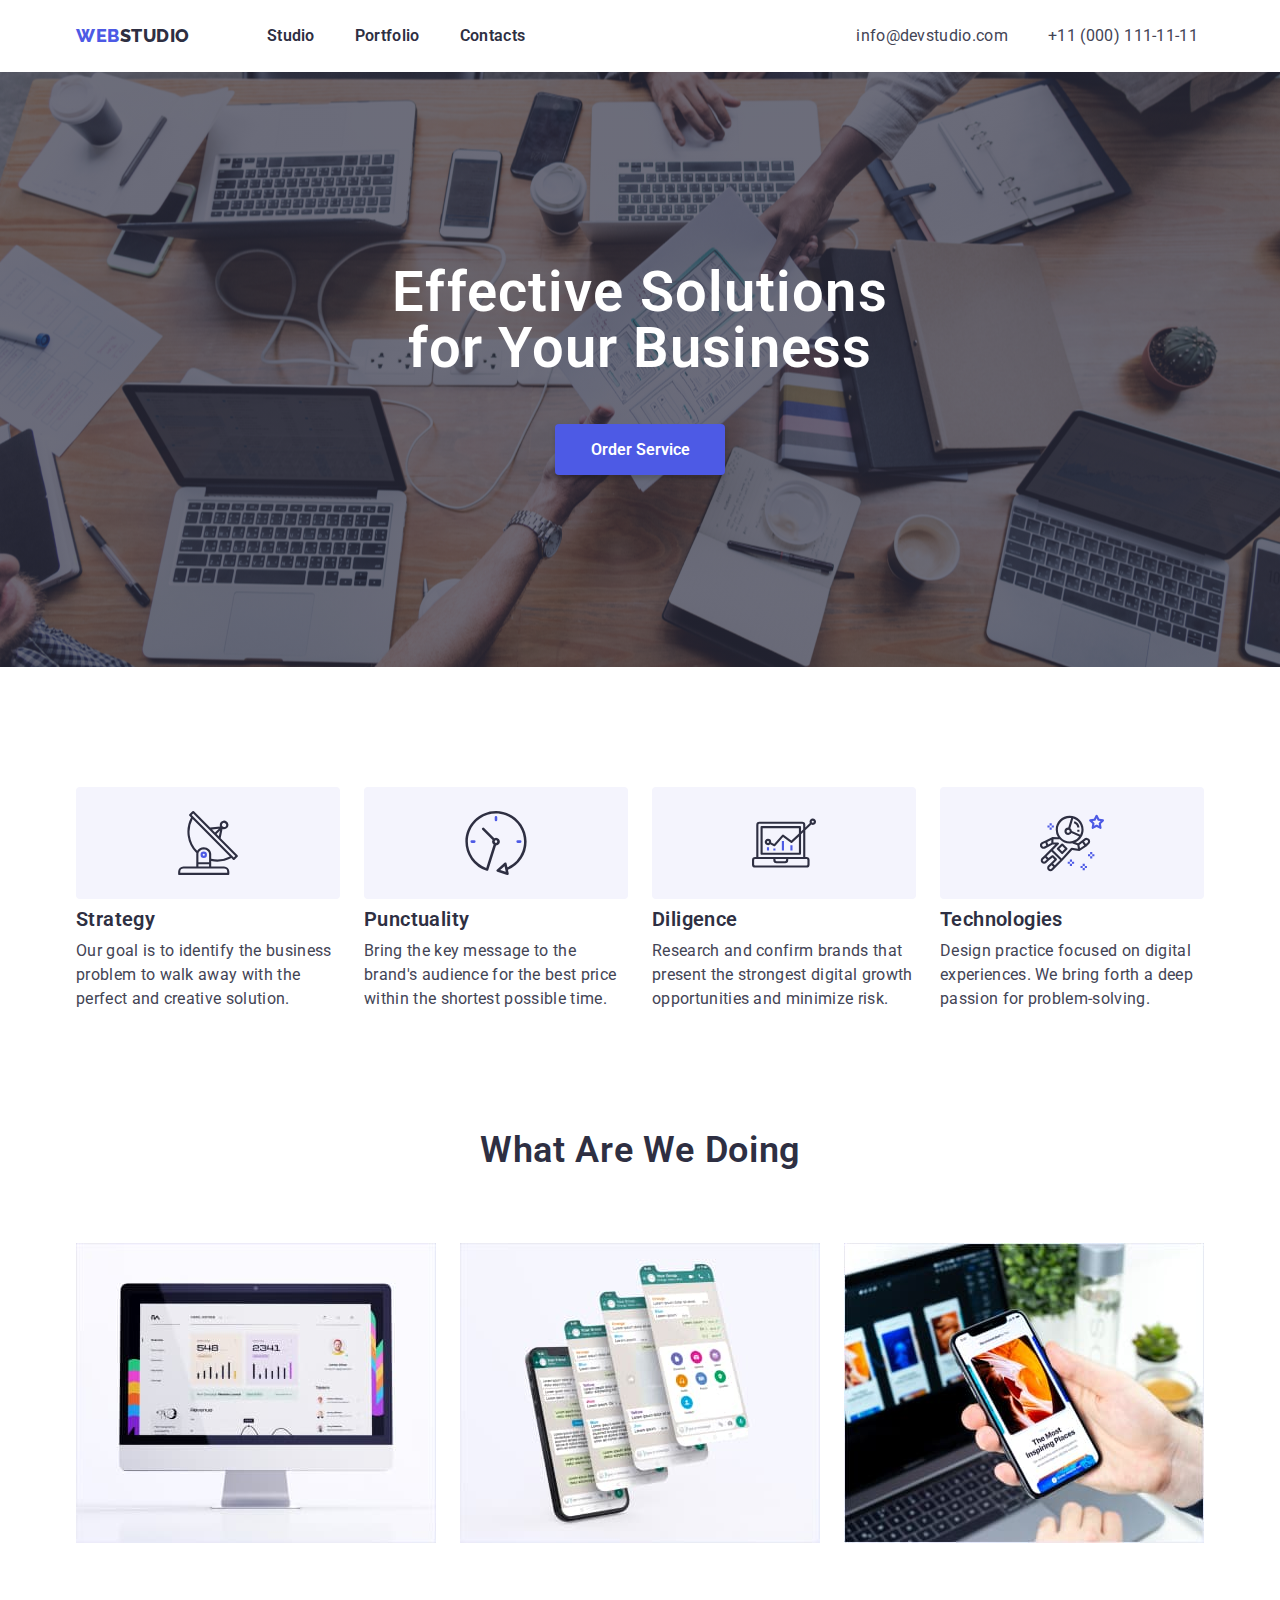
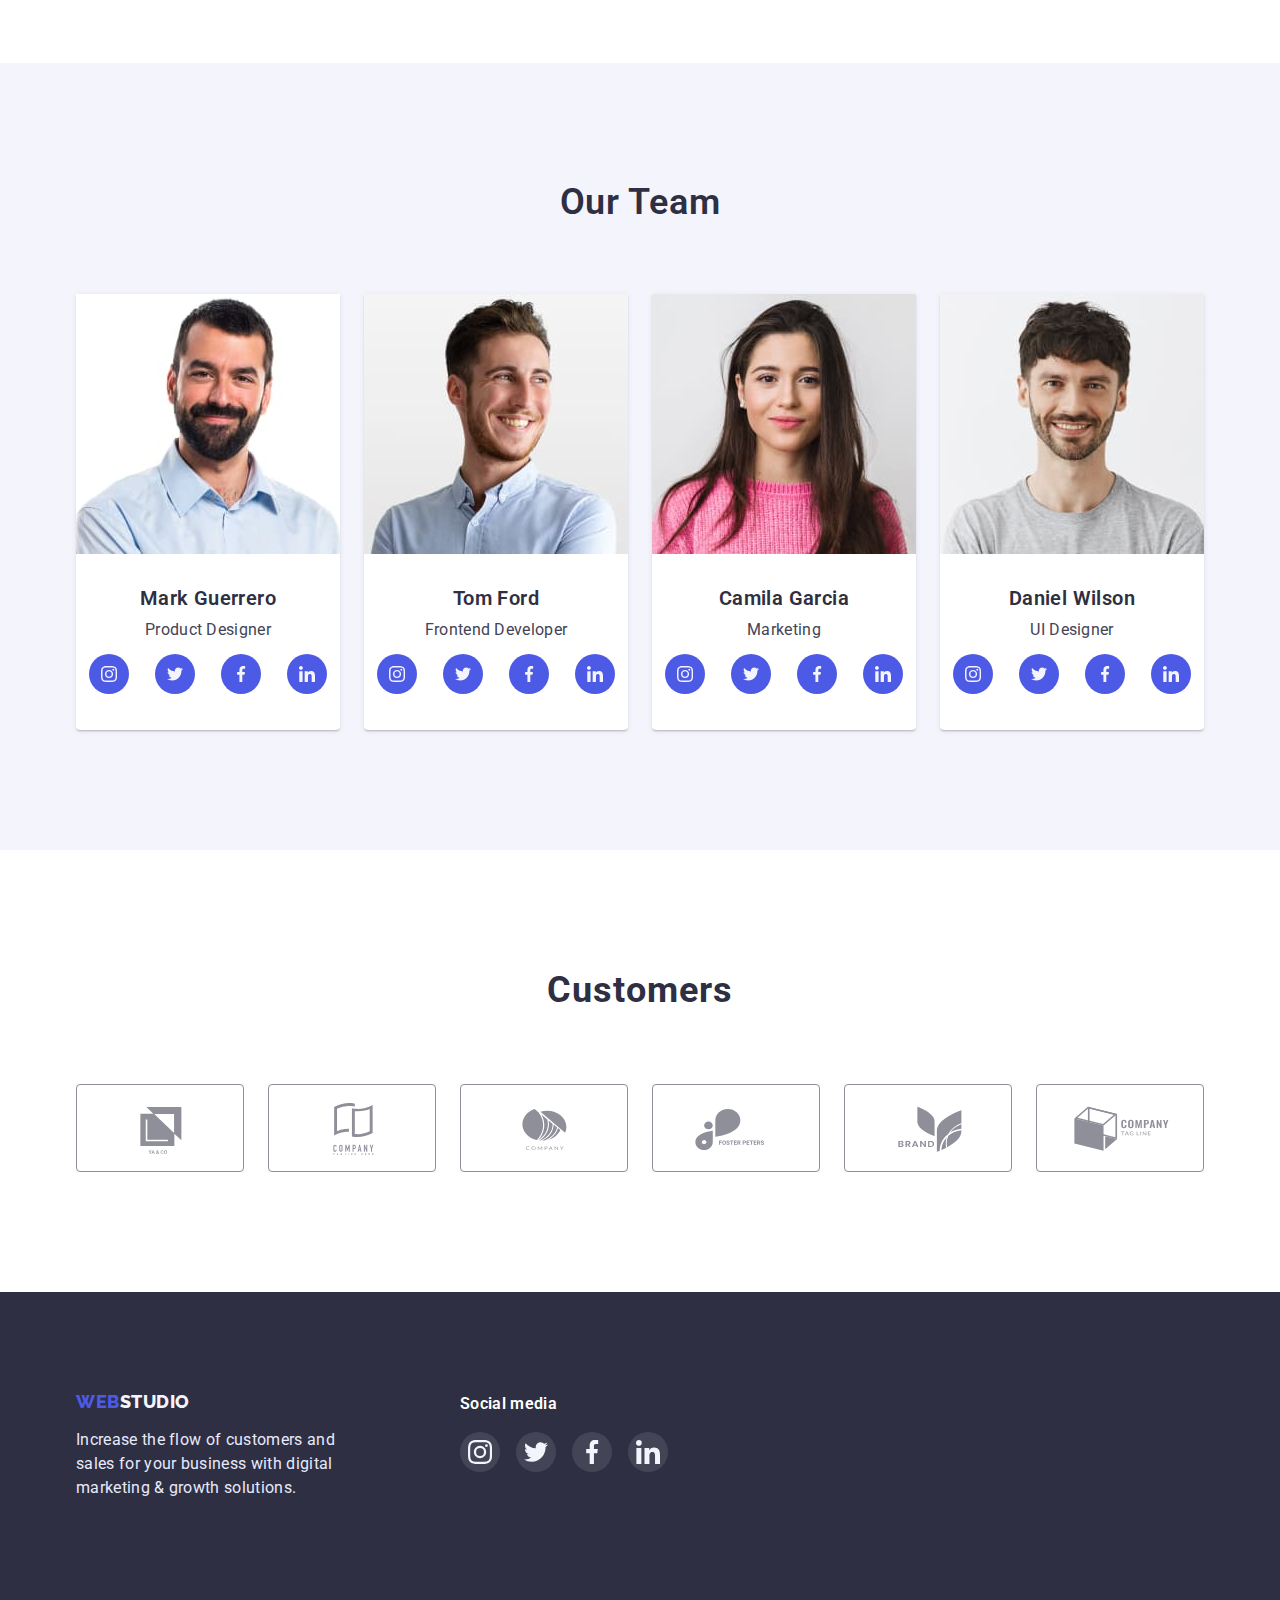
<file: index.html>
<!DOCTYPE html>
<html lang="en">
<head>
    <meta charset="UTF-8">
    <meta http-equiv="X-UA-Compatible" content="IE=edge">
    <meta name="viewport" content="width=
    , initial-scale=1.0">
    <link rel="preconnect" href="https://fonts.googleapis.com">
    <link rel="preconnect" href="https://fonts.gstatic.com" crossorigin>
    <link href="https://fonts.googleapis.com/css2?family=Raleway:wght@700&family=Roboto:wght@400;500;700;900&display=swap" rel="stylesheet">
    <link rel="stylesheet" href="https://cdnjs.cloudflare.com/ajax/libs/modern-normalize/1.0.0/modern-normalize.min.css"/>
    <link rel="stylesheet" href="./css/styles.css">
    <title>Студія</title>
    
</head>
<body>
    
    <header class="header">
        <div class="container header-container">
            
            <nav class="nav-buttons">            
                <a class="sitelink" href="./index.html"> <span class="sitelink2">web</span>studio</a>
                <ul class="header-buttons">
                    <li class="header-list-item"> <a class="headerlink" href="./index.html">Studio</a></li>
                    <li class="header-list-item"> <a  class="headerlink" href="./portfolio.html">Portfolio</a></li>
                    <li class="header-list-item"> <a class="headerlink" href="">Contacts</a></li>
                </ul>
            </nav>
            <ul class="contacts">
                <li>                   
                    <a class="contactlink" href="mailto:info@devstudio.com">info@devstudio.com</a>
                </li>
                <li><a class="contactlink" href="tel:+110001111111">+11 (000) 111-11-11</a></li>
            </ul>
        </div>
    </header>    
    <main>
        <section class="section-hero">
            <div class="container container-hero">
                <h1 class="maintitle">Effective Solutions for Your Business </h1>
                <button class="midbutton" type="button">Order Service</button>
            </div>  
        </section>                     
    
        <section class="section">
             <div class="container">
                <ul class="info-table">
                    <li class="info-item">
                        <div class="info-item-svg">
                            <svg width="64px" height="64px">
                                <use href="./images/icons.svg#icon-antenna-1" ></use>
                            </svg>
                        </div>
                        
                        <h3 class="info-item-title">Strategy</h3>
                        <p class="info-item-text">Our goal is to identify the business
                        problem to walk away with the perfect and creative solution. </p>
                    </li>
                    <li class="info-item">
                        <div class="info-item-svg">
                            <svg  width="64px" height="64px">
                                <use href="./images/icons.svg#icon-clock-1" ></use>
                            </svg>
                        </div>
                        
                        <h3 class="info-item-title">Punctuality</h3>
                        <p class="info-item-text">Bring the key message to the brand's audience for the best price within the shortest possible time.</p>
                    </li>
                    
                    <li class="info-item">
                        <div class="info-item-svg">
                            <svg  width="64px" height="64px">
                                <use href="./images/icons.svg#icon-diagram-1"  ></use>
                            </svg>
                        </div>
                        
                        <h3 class="info-item-title">Diligence</h3>
                        <p class="info-item-text">Research and confirm brands that present the strongest digital growth opportunities and minimize risk.</p>
                    </li>
                    <li class="info-item">
                        <div class="info-item-svg">
                            <svg width="64px" height="64px">
                                <use href="./images/icons.svg#icon-astronaut-1"></use>
                            </svg>
                        </div>
                        
                        <h3 class="info-item-title">Technologies</h3>
                        <p class="info-item-text">Design practice focused on digital experiences. We bring forth a deep passion for problem-solving.</p>
                    </li>
                </ul>
             </div>
        </section>

        <section class="section-img">
            <div class="container">
                <h2 class="imgtitle">What are we doing</h2>
                <ul class="table-img" >
                    <li class="work-img"><img src="./images/monitor.jpg" alt="monitor"  width="360"></li>
                    <li class="work-img"><img src="./images/mobile.jpg" alt="telephone with program" width="360"></li>
                    <li class="work-img"><img src="./images/mobilehand.jpg" alt="telephone in hand" width="360"></li>
                </ul>
            </div>
        </section>
    

        <section class="section-team">
            <div class="container team">
                <h2 class="teamtitle"> Our Team</h2>
                <ul class="team-list">
                    <li class="teambg"><img src="./images/img2.jpg" alt="photo a man" width="264">

                        <h3 class="teamname">Mark Guerrero</h3>
                        <p class="teamprofession">Product Designer</p>
                        <ul class="team-contact-icon-list">
                            <li class="team-contact-icon-item" >
                                <a href="" class="contact-icon-container">
                                    <svg width="16px" height="16px">
                                        <use href="./images/icons.svg#icon-instagram-2"></use>
                                    </svg>
                                </a>
                            </li>
                            <li class="team-contact-icon-item">
                                <a href="" class="contact-icon-container">
                                    <svg width="16px" height="16px">
                                        <use href="./images/icons.svg#icon-twitter-1"></use>
                                    </svg>
                                </a>
                            </li>
                            <li class="team-contact-icon-item">
                                <a href="" class="contact-icon-container">
                                    <svg width="16px" height="16px">
                                        <use href="./images/icons.svg#icon-facebook-1"></use>
                                    </svg>
                                </a>
                            </li>
                            <li class="team-contact-icon-item">
                                <a href="" class="contact-icon-container">
                                    <svg width="16px" height="16px">
                                        <use href="./images/icons.svg#icon-linkedin-1"></use>
                                    </svg>
                                </a>
                            </li>
                        </ul>
                    </li>
                    <li class="teambg"><img src="./images/img1.jpg" alt="photo a man" width="264">
                        <h3 class="teamname">Tom Ford</h3>
                        <p class="teamprofession">Frontend Developer</p>
                        <ul class="team-contact-icon-list">
                            <li class="team-contact-icon-item" >
                                <a href="" class="contact-icon-container">
                                    <svg width="16px" height="16px">
                                        <use href="./images/icons.svg#icon-instagram-2"></use>
                                    </svg>
                                </a>
                            </li>
                            <li class="team-contact-icon-item">
                                <a href="" class="contact-icon-container">
                                    <svg width="16px" height="16px">
                                        <use href="./images/icons.svg#icon-twitter-1"></use>
                                    </svg>
                                </a>
                            </li>
                            <li class="team-contact-icon-item">
                                <a href="" class="contact-icon-container">
                                    <svg width="16px" height="16px">
                                        <use href="./images/icons.svg#icon-facebook-1"></use>
                                    </svg>
                                </a>
                            </li>
                            <li class="team-contact-icon-item">
                                <a href="" class="contact-icon-container">
                                    <svg width="16px" height="16px">
                                        <use href="./images/icons.svg#icon-linkedin-1"></use>
                                    </svg>
                                </a>
                            </li>
                        </ul>
                    </li>
                    <li class="teambg"><img src="./images/img3.jpg" alt="photo a woman" width="264">
                        <h3 class="teamname">Camila Garcia</h3>
                        <p class="teamprofession">Marketing</p>
                        <ul class="team-contact-icon-list">
                            <li class="team-contact-icon-item" >
                                <a href="" class="contact-icon-container">
                                    <svg width="16px" height="16px">
                                        <use href="./images/icons.svg#icon-instagram-2"></use>
                                    </svg>
                                </a>
                            </li>
                            <li class="team-contact-icon-item">
                                <a href="" class="contact-icon-container">
                                    <svg width="16px" height="16px">
                                        <use href="./images/icons.svg#icon-twitter-1"></use>
                                    </svg>
                                </a>
                            </li>
                            <li class="team-contact-icon-item">
                                <a href="" class="contact-icon-container">
                                    <svg width="16px" height="16px">
                                        <use href="./images/icons.svg#icon-facebook-1"></use>
                                    </svg>
                                </a>
                            </li>
                            <li class="team-contact-icon-item">
                                <a href="" class="contact-icon-container">
                                    <svg width="16px" height="16px">
                                        <use href="./images/icons.svg#icon-linkedin-1"></use>
                                    </svg>
                                </a>
                            </li>
                        </ul>
                    </li>
                    <li class="teambg"><img src="./images/img4.jpg" alt="photo a man" width="264">
                        <h3 class="teamname">Daniel Wilson</h3>
                        <p class="teamprofession">UI Designer</p>
                        <ul class="team-contact-icon-list">
                            <li class="team-contact-icon-item" >
                                <a href="" class="contact-icon-container">
                                    <svg width="16px" height="16px">
                                        <use href="./images/icons.svg#icon-instagram-2"></use>
                                    </svg>
                                </a>
                            </li>
                            <li class="team-contact-icon-item">
                                <a href="" class="contact-icon-container">
                                    <svg width="16px" height="16px">
                                        <use href="./images/icons.svg#icon-twitter-1"></use>
                                    </svg>
                                </a>
                            </li>
                            <li class="team-contact-icon-item">
                                <a href="" class="contact-icon-container">
                                    <svg width="16px" height="16px">
                                        <use href="./images/icons.svg#icon-facebook-1"></use>
                                    </svg>
                                </a>
                            </li>
                            <li class="team-contact-icon-item">
                                <a href="" class="contact-icon-container">
                                    <svg width="16px" height="16px">
                                        <use href="./images/icons.svg#icon-linkedin-1"></use>
                                    </svg>
                                </a>
                            </li>
                        </ul>
                    </li>
                </ul>
            </div>
        </section>
        <section class="section-customers">
            <div class="container">
                <h2 class="customers-header">Customers</h2>
                <ul class="customers-list">
                    <li class="customers-item">
                        <a class="customers-link" href="">
                            <svg width="104px" height="56px">
                                <use href="./images/icons.svg#icon-Logo"></use>
                            </svg>
                        </a>
                        
                    </li>
                    <li class="customers-item">
                        <a href="" class="customers-link">
                            <svg width="104px" height="56px">
                                <use href="./images/icons.svg#icon-Logo-1"></use>
                            </svg>
                        </a>
                        
                    </li>
                    <li class="customers-item">
                        <a href="" class="customers-link">
                            <svg width="104px" height="56px">
                                <use href="./images/icons.svg#icon-Logo-2"></use>
                            </svg>
                        </a>
                        
                    </li>
                    <li class="customers-item">
                        <a href="" class="customers-link">
                            <svg width="104px" height="56px">
                                <use href="./images/icons.svg#icon-Logo-3"></use>
                            </svg>
                        </a>
                        
                    </li>
                    <li class="customers-item">
                        <a href="" class="customers-link">
                            <svg width="104px" height="56px">
                                <use href="./images/icons.svg#icon-Logo-4"></use>
                            </svg>
                        </a>
                        
                    </li>
                    <li class="customers-item">
                        <a href="" class="customers-link">
                            <svg width="104px" height="56px">
                                <use href="./images/icons.svg#icon-Logo-5"></use>
                            </svg>
                        </a>
                        
                    </li>
                </ul>
            </div>
        </section>
    </main>

    
    <footer class="footer">
        <div class="container container-footer">
            <div class="footer-info-1">
                <a class="sitelinkfooter" href="./index.html"> <span class="sitelinkfooterweb">WEB</span>STUDIO</a>
                <p class="footertext">Increase the flow of customers and sales for your business with digital marketing & growth solutions.</p>
            </div>
            <div class="footer-info-2">
                <h3 class="footer-header">Social media</h3>
                <ul class="footer-contact-list">
                    <li>
                        <a href="" class="footer-contact-container">
                            <svg width="24px" height="24px">
                                <use href="./images/icons.svg#icon-instagram-2"></use>
                            </svg>
                        </a>
                        
                    </li>
                    <li>
                        <a href="" class="footer-contact-container">
                            <svg width="24px" height="24px">
                                <use href="./images/icons.svg#icon-twitter-1"></use>
                            </svg>
                        </a>
                    </li>
                    <li>
                        <a href="" class="footer-contact-container">
                            <svg width="24px" height="24px">
                                <use href="./images/icons.svg#icon-facebook-1"></use>
                            </svg>
                        </a>
                    </li>
                    <li>
                        <a href="" class="footer-contact-container">
                            <svg width="24px" height="24px">
                                <use href="./images/icons.svg#icon-linkedin-1"></use>
                            </svg>
                        </a>
                    </li>
                </ul>
            </div>
        </div>
    </footer>   
     
</body>
</html>
</file>
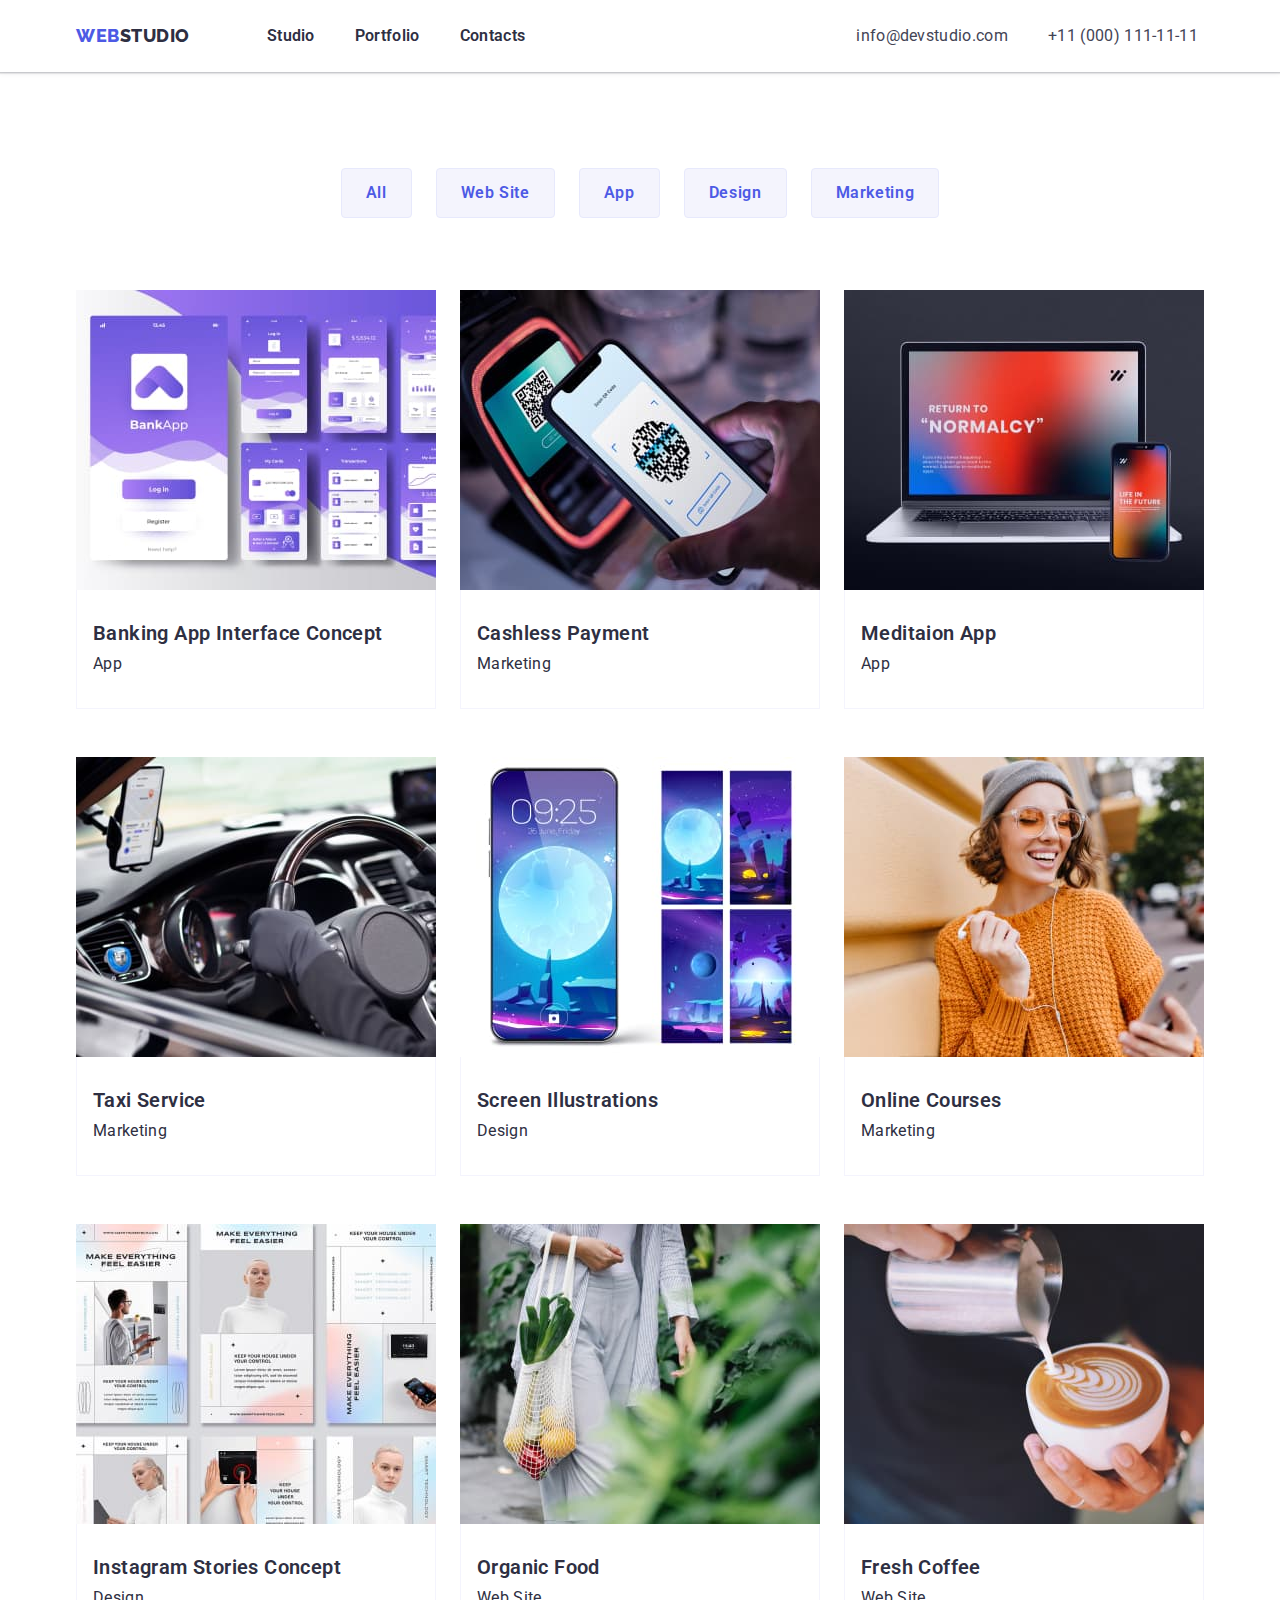
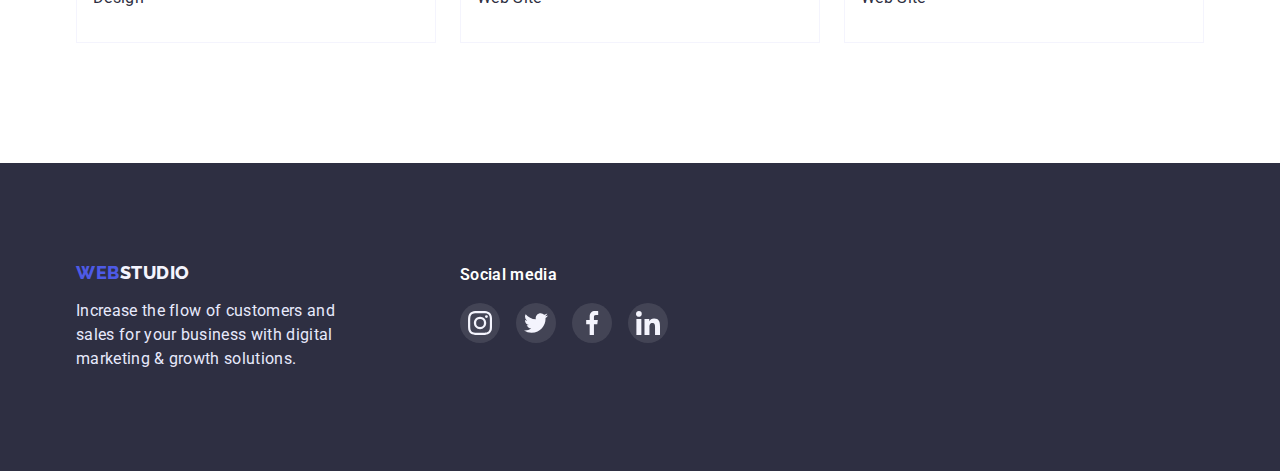
<file: portfolio.html>
<!DOCTYPE html>
<html lang="en">
<head>
    <meta charset="UTF-8">
    <meta http-equiv="X-UA-Compatible" content="IE=edge">
    <meta name="viewport" content="width=
    , initial-scale=1.0">
    <link rel="preconnect" href="https://fonts.googleapis.com">
    <link rel="preconnect" href="https://fonts.gstatic.com" crossorigin>
    <link rel="stylesheet" href="https://cdnjs.cloudflare.com/ajax/libs/modern-normalize/1.0.0/modern-normalize.min.css"/>
    <link href="https://fonts.googleapis.com/css2?family=Raleway:wght@700&family=Roboto:wght@400;500;700;900&display=swap" rel="stylesheet">
    <link rel="stylesheet" href="./css/styles.css">    
    <title>Портфоліо</title>
    
</head>
<body>
    <header class="header">
        <div class="container header-container">
            <nav class="nav-buttons">            
                <a class="sitelink" href="./index.html"> <span class="sitelink2">web</span>studio</a>
                <ul class="header-buttons">
                    <li class="header-list-item"> <a class="headerlink" href="./index.html">Studio</a></li>
                    <li class="header-list-item"> <a  class="headerlink" href="./portfolio.html">Portfolio</a></li>
                    <li class="header-list-item"> <a class="headerlink" href="">Contacts</a></li>
                </ul>
            </nav>
            <ul class="contacts">
                <li><a class="contactlink" href="mailto:info@devstudio.com">info@devstudio.com</a></li>
                <li><a class="contactlink" href="tel:+110001111111">+11 (000) 111-11-11</a></li>
            </ul>
        </div>
    </header>     
    <main>
        <section class="section-portfolio">
            <div class="container">
                <ul class="buttons-list">
                    <li><button class="buttonnavigations all" type="button">All</button> </li>
                    <li><button class="buttonnavigations web" type="button">Web Site</button></li>
                    <li><button class="buttonnavigations app" type="button">App</button></li>
                    <li><button class="buttonnavigations design" type="button">Design</button></li>
                    <li><button class="buttonnavigations marketing" type="button">Marketing</button></li>
                </ul>
                <ul class="workshop-list">
                    <li class="workshop-item"> 
                        <a class="workshop-link" href="">
                        <img src="./images/img5.jpg" alt="page of site" width="360">
                        <div class="workshop-text-container">
                            <h3 class="studiotitle">Banking App Interface Concept</h3>
                            <p class="studiotext">App</p>
                        </div>
                        </a>
                    </li>
                    <li class="workshop-item">
                        <a class="workshop-link" href="">
                            <img src="./images/img6.jpg" alt="purple background" width="360" >
                            <div class="workshop-text-container">
                                <h3 class="studiotitle">Cashless Payment</h3>
                                <p class="studiotext">Marketing</p>
                            </div>
                        </a>
                    </li>
                    <li class="workshop-item">
                        <a class="workshop-link" href="">
                            <img src="./images/img7.jpg" alt="notebook with telephone" width="360">
                            <div class="workshop-text-container">
                                <h3 class="studiotitle">Meditaion App</h3>
                                <p class="studiotext">App</p>
                            </div>
                        </a>
                    </li>
                    <li class="workshop-item">
                        <a class="workshop-link" href="">
                            <img src="./images/img8.jpg" alt="car steering wheel" width="360">
                            <div class="workshop-text-container">
                                <h3 class="studiotitle">Taxi Service</h3>
                                <p class="studiotext">Marketing</p>
                            </div>
                        </a>
                    </li>
                    <li class="workshop-item">
                        <a class="workshop-link" href="">
                            <img src="./images/img9.jpg" alt="telephone" width="360">
                            <div class="workshop-text-container">
                                <h3 class="studiotitle">Screen Illustrations</h3>
                                <p class="studiotext">Design</p>
                            </div>
                        </a>
                    </li>
                    <li class="workshop-item">
                        <a class="workshop-link" href="">
                            <img src="./images/img10.jpg" alt="girl with haedphones" width="360">
                            <div class="workshop-text-container">
                                <h3 class="studiotitle">Online Courses</h3>
                                <p class="studiotext">Marketing</p>
                            </div>
                        </a>
                    </li>
                    <li class="workshop-item">
                        <a class="workshop-link" href="">
                            <img src="./images/img11.jpg" alt="page of site " width="360">
                            <div class="workshop-text-container">
                                <h3 class="studiotitle">Instagram Stories Concept</h3>
                                <p class="studiotext">Design</p>
                            </div>
                        </a>
                    </li>
                    <li class="workshop-item">
                        <a class="workshop-link" href="">
                            <img src="./images/img12.jpg" alt="girl with fruits" width="360">
                            <div class="workshop-text-container" >
                                <h3 class="studiotitle">Organic Food</h3>
                                <p class="studiotext">Web Site</p>
                            </div>
                        </a>
                    </li>
                    <li class="workshop-item">
                        <a class="workshop-link" href="">
                            <img src="./images/img13.jpg" alt="coffe" width="360">
                            <div class="workshop-text-container">
                                <h3 class="studiotitle">Fresh Coffee</h3>
                                <p class="studiotext">Web Site</p>
                            </div>
                        </a>
                    </li>
                </ul>
            </div>
        </section>
    </main>

    
    <footer class="footer">
        <div class="container container-footer">
            <div class="footer-info-1">
                <a class="sitelinkfooter" href="./index.html"> <span class="sitelinkfooterweb">WEB</span>STUDIO</a>
                <p class="footertext">Increase the flow of customers and sales for your business with digital marketing & growth solutions.</p>
            </div>
            <div class="footer-info-2">
                <h3 class="footer-header">Social media</h3>
                <ul class="footer-contact-list">
                    <li>
                        <a href="" class="footer-contact-container">
                            <svg width="24px" height="24px">
                                <use href="./images/icons.svg#icon-instagram-2"></use>
                            </svg>
                        </a>
                        
                    </li>
                    <li>
                        <a href="" class="footer-contact-container">
                            <svg width="24px" height="24px">
                                <use href="./images/icons.svg#icon-twitter-1"></use>
                            </svg>
                        </a>
                    </li>
                    <li>
                        <a href="" class="footer-contact-container">
                            <svg width="24px" height="24px">
                                <use href="./images/icons.svg#icon-facebook-1"></use>
                            </svg>
                        </a>
                    </li>
                    <li>
                        <a href="" class="footer-contact-container">
                            <svg width="24px" height="24px">
                                <use href="./images/icons.svg#icon-linkedin-1"></use>
                            </svg>
                        </a>
                    </li>
                </ul>
            </div>
        </div>
    </footer> 
   
</body>
</html>
</file>
<file: css/styles.css>
body {
    font-family: 'Raleway', sans-serif;
    font-family: 'Roboto', sans-serif;
    color: var(--slate);
}
:root {
    --iris:#4D5AE5;
    --navy-blue:#2E2F42;
    --green:#31D0AA;
    --slate:#434455;
    --light-slate:#8E8F99;
    --cornflower:#E7E9FC;
    --cloud:#F4F4FD;
}
p,
h1,
h2,
h3,
h4,
h5,
h6{
    margin:0
}
ul{
    list-style: none;
    margin: 0;
    padding: 0;
}
.container {
    width: 1158px;
    margin: 0 auto;
    padding-left: 15px;
    padding-right: 15px;
}
img{
    display: block;
}
.header {
    background: #FFFFFF;
    box-shadow: 0px 2px 1px rgba(46, 47, 66, 0.08), 0px 1px 1px rgba(46, 47, 66, 0.16), 0px 1px 6px rgba(46, 47, 66, 0.08);
}

.header-container {
    display: flex;
}

.nav-buttons {
    display: flex;
}

.sitelink {
    
    font-family: 'Raleway';
    font-style: normal;
    font-weight: 800;
    font-size: 18px;
    line-height: 1.3;
    display: flex;
    align-items: center;
    letter-spacing: 0.03em;
    text-transform: uppercase;
    color: var(--navy-blue);
    text-decoration: none;

}
.sitelink2 {
    font-family: 'Raleway';
    font-style: normal;
    font-weight: 800;
    font-size: 18px;
    line-height: 1.3;   
    display: flex;
    
    letter-spacing: 0.03em;
    text-transform: uppercase;
    color: var(--iris);
    text-decoration: none;
}
.header-buttons {
    display: flex;
    margin-left: 77px;
    gap: 40px;
    
}



.headerlink {
    display: block;
    padding-bottom: 24px;
    padding-top: 24px;
    font-weight: 600;
    font-size: 16px;
    line-height: 1.5;
    color: var(--navy-blue);
    letter-spacing: 0.02em;
    text-decoration: none;
}
.headerlink:hover, .headerlink:focus {
    font-weight: 600;
    font-size: 16px;
    line-height: 1.5;
    color: var(--slate);
    
}
.contacts {
    display: flex;
    align-items: center;
    margin-left: 331px;
    gap: 40px;
    
}


.contactlink {
    
    font-weight: 400;
    font-size: 16px;
    line-height: 1.5;
    color: var(--slate);
    letter-spacing: 0.02em;
    text-decoration: none;
}
.contactlink:hover, .contactlink:focus {
    font-weight: 400;
    font-size: 16px;
    line-height: 1.5;
    letter-spacing: 0.02em;
    color: var(--iris);
}

.section-hero {
    background-image: linear-gradient(to right, RGBA(46,47,66,0.7), 
    RGBA(46,47,66,0.7)), 
    url(../images/peopleoffice1.jpg);
    margin: 0 auto;
    max-width: 1440px;
    background-size:auto;
    background-position: 50% 50%;
    background-repeat: no-repeat;            
    padding-top: 192px;
    padding-bottom: 192px;
}
.container-hero {  
    display: flex;
    flex-direction: column;
    align-items: center;
}
.maintitle {
    width: 500px;
    margin-bottom: 48px;
    font-weight: 600;
    font-size: 56px;
    line-height: 1;
    text-align: center;
    letter-spacing: 0.02em;
    color: #FFFFFF;
}
.midbutton {   
    align-items: center;
    font-family: 'Roboto';
    width: 170px;
    height: 51px;
    left: 20px;
    top: 20px;
    background: var(--iris);
    box-shadow: 0px 4px 4px rgba(0, 0, 0, 0.15);
    border-radius: 4px;
    font-weight: 600;
    font-size: 16px;
    line-height: 1.1;
    color: #FFFFFF;
    cursor: pointer;
    border-color: transparent;
}
.midbutton:hover, .midbutton:focus {   
    background: #404BBF;
}
.section {
    padding-top: 120px;   
}
.info-table {
    display: flex;
    gap: 24px;   
}
.info-item {
    width: 264px;
}
.info-item-svg {
    background-color: var(--cloud);
    width: 264px;
    height: 112px;
    border-radius: 4px;
    margin-bottom: 8px;   
    display: flex;
    justify-content: center;
    align-items: center;
}

.info-item-title {
    margin-bottom: 8px;
    font-weight: 600;
    font-size: 20px;
    line-height: 1.2;
    letter-spacing: 0.02em;
    color: var(--navy-blue);
}
.info-item-text {
    font-weight: 400;
    font-size: 16px;
    line-height: 1.5;
    letter-spacing: 0.02em;
    color: var(--slate);
}

.imgtitle {
    font-weight: 600;
    font-size: 36px;
    line-height: 1.1;
    text-align: center;
    letter-spacing: 0.02em;
    text-transform: capitalize;
    color: var(--navy-blue);
    text-decoration: none;
}
.section-img {
    padding-top: 120px;
    padding-bottom: 120px;
}
.table-img {
    margin-top: 72px;
    display: flex;
    gap:24px;    
}
.section-team {
    padding-bottom: 120px;
    padding-top: 120px;
    background: var(--cloud);   
}

.teambg {
    
    background-color: #ffffff;
    border-radius: 0px 0px 4px 4px;
    box-shadow: 0px 1px 6px rgba(46, 47, 66, 0.08), 0px 1px 1px rgba(46, 47, 66, 0.16), 0px 2px 1px rgba(46, 47, 66, 0.08);
}
.teamtitle {
    
    font-weight: 600;
    font-size: 36px;
    line-height: 1.1;
    text-align: center;
    letter-spacing: 0.02em;
    text-transform: capitalize;
    color: var(--navy-blue);
}
.team-list {
    display: flex;
    margin-top:72px;
    justify-content: center;
    gap: 24px;

}
.teamname {
    margin-top: 32px;
    text-align: center;
    letter-spacing: 0.02em;
    font-weight: 600;
    font-size: 20px;
    line-height: 1.2;
    letter-spacing: 0.02em;
    color: var(--navy-blue);
}
.teamprofession {
    margin-bottom: 12px;
    margin-top: 8px;
    text-align: center;
    letter-spacing: 0.02em;
    font-weight: 400;
    font-size: 16px;
    line-height: 1.5;
    letter-spacing: 0.02em;
    color: var(--slate);
}
.contact-icon-container{
    width: 40px;
    height: 40px;
    border-radius: 50%;
    background-color: var(--iris);
    display: flex;
    justify-content: center;
    align-items: center;
    cursor: pointer;
}
.contact-icon-container:hover {
    background-color: var(--green);
}
.team-contact-icon-list {
    display: flex;
    justify-content: space-around;
    margin-bottom: 36px;
}
.team-contact-icon-item {
    display: flex;
    justify-content: center;
    align-items: center;
    
}
.section-customers {
    padding-top: 120px;
    padding-bottom: 120px;
}
.customers-header {
    font-weight: 700;
    font-size: 36px;
    line-height: 1.16;
    text-align: center;
    letter-spacing: 0.03em;
    color: var(--navy-blue);
    margin-bottom: 72px;
}
.customers-list {
    display: flex;
    justify-content: center;
    gap: 24px;
}
.customers-item {
    display: flex;
    justify-content: center;
    align-items: center;
    
}
.customers-link {
    display: flex;
    justify-content: center;
    align-items: center;
    border: 1px solid var(--light-slate);
    border-radius: 4px;
    width: 168px;
    height: 88px;
    cursor: pointer;
    fill: #8E8F99;
}


.customers-link:hover,
.customers-link:focus{
    fill: var(--iris);
    border-color: var(--iris);
}

.footer {
    background: var(--navy-blue);      
    padding-top:100px ;
    padding-bottom:100px ; 
}    
.container-footer {
    display: flex;
}

.footertext {
    margin-top: 16px;
    width: 264px;
    font-weight: 400;
    font-size: 16px;
    line-height: 1.5;
    letter-spacing: 0.02em;
    color: var(--cornflower);

}
.footer-info-2 {
   margin-left: 120px; 
}
.footer-contact-list {
    display: flex;
    gap: 16px;
}
.footer-contact-container {
    width: 40px;
    height: 40px;
    border-radius: 50%;
    background: rgba(255, 255, 255, 0.1);
    display: flex;
    justify-content: center;
    align-items: center;
    cursor: pointer;
    
}
.footer-contact-container:hover,
.footer-contact-container:focus {
    background-color:var(--green);
}
.footer-header {
    font-weight: 600;
    font-size: 16px;
    line-height: 24px;
    letter-spacing: 0.02em;
    color: #FFFFFF;
    margin-bottom: 16px;
}

.sitelinkfooter {
    font-family: 'Raleway', sans-serif;;
    font-style: normal;
    font-weight: 800;
    font-size: 18px;
    line-height: 1.1;
    display: flex;
    align-items: center;
    letter-spacing: 0.03em;
    text-transform: uppercase;
    color: var(--cloud);
    text-decoration: none;
}
.sitelinkfooterweb {
    font-family: 'Raleway', sans-serif;;
    font-style: normal;
    font-weight: 800;
    font-size: 18px;
    line-height: 1.1;
    display: flex;
    align-items: center;
    letter-spacing: 0.03em;
    text-transform: uppercase;
    color: var(--iris);
}
.section-portfolio {
    padding-top: 96px;
    padding-bottom: 120px;
}
.buttons-list {
    display: flex;
    justify-content: center;
    gap: 24px;
}
.buttonnavigations {
    padding: 12px 24px;
    font-family: 'Roboto';
    box-sizing: border-box;
    display: flex;
    flex-direction: row;
    justify-content: center;
    align-items: center;    
    background: var(--cloud);
    border: 1px solid var(--cornflower);
    border-radius: 4px;
    font-weight: 600;
    font-size: 16px;
    line-height: 1.5;   
    display: flex;
    align-items: center;
    text-align: center;
    letter-spacing: 0.04em;   
    color: var(--iris);
    cursor: pointer;
    
    
}
.buttonnavigations:hover, 
.buttonnavigations:focus {
    background-color: var(--iris);
    color: white;
    box-shadow: 0px 3px 1px rgba(0, 0, 0, 0.1), 0px 2px 1px rgba(0, 0, 0, 0.08), 0px 2px 2px rgba(0, 0, 0, 0.12);
}



.workshop-list {
    display: flex;
    flex-wrap: wrap;    
    margin-top: 72px;
    
    
}
.workshop-item {
    margin-bottom: 48px;
    margin-right: 24px;
}
.workshop-item:hover {
    
    box-shadow: 0px 1px 6px rgba(46, 47, 66, 0.08);
}
.workshop-item:nth-child(3n + 3) {
    margin-right: 0;
    
}
.workshop-item:nth-last-child(-n + 3) {
    margin-bottom: 0;
    
}
.workshop-text-container {
    border: 0.5px solid #F4F4FD;
    border-top: none;
    padding: 32px 16px;
    
}

.studiotitle {
    font-weight: 600;
    font-size: 20px;
    line-height: 1.1;
    letter-spacing: 0.02em;
    color: var(--navy-blue);
    
    
}
.studiotext {
    margin-top: 8px;
    font-weight: 400;
    font-size: 16px;
    line-height: 1.5;
    letter-spacing: 0.02em;
    color: var(--navy-blue);    
}
a{
    text-decoration: none;
}
ul {
    list-style-type: none;
}
</file>
